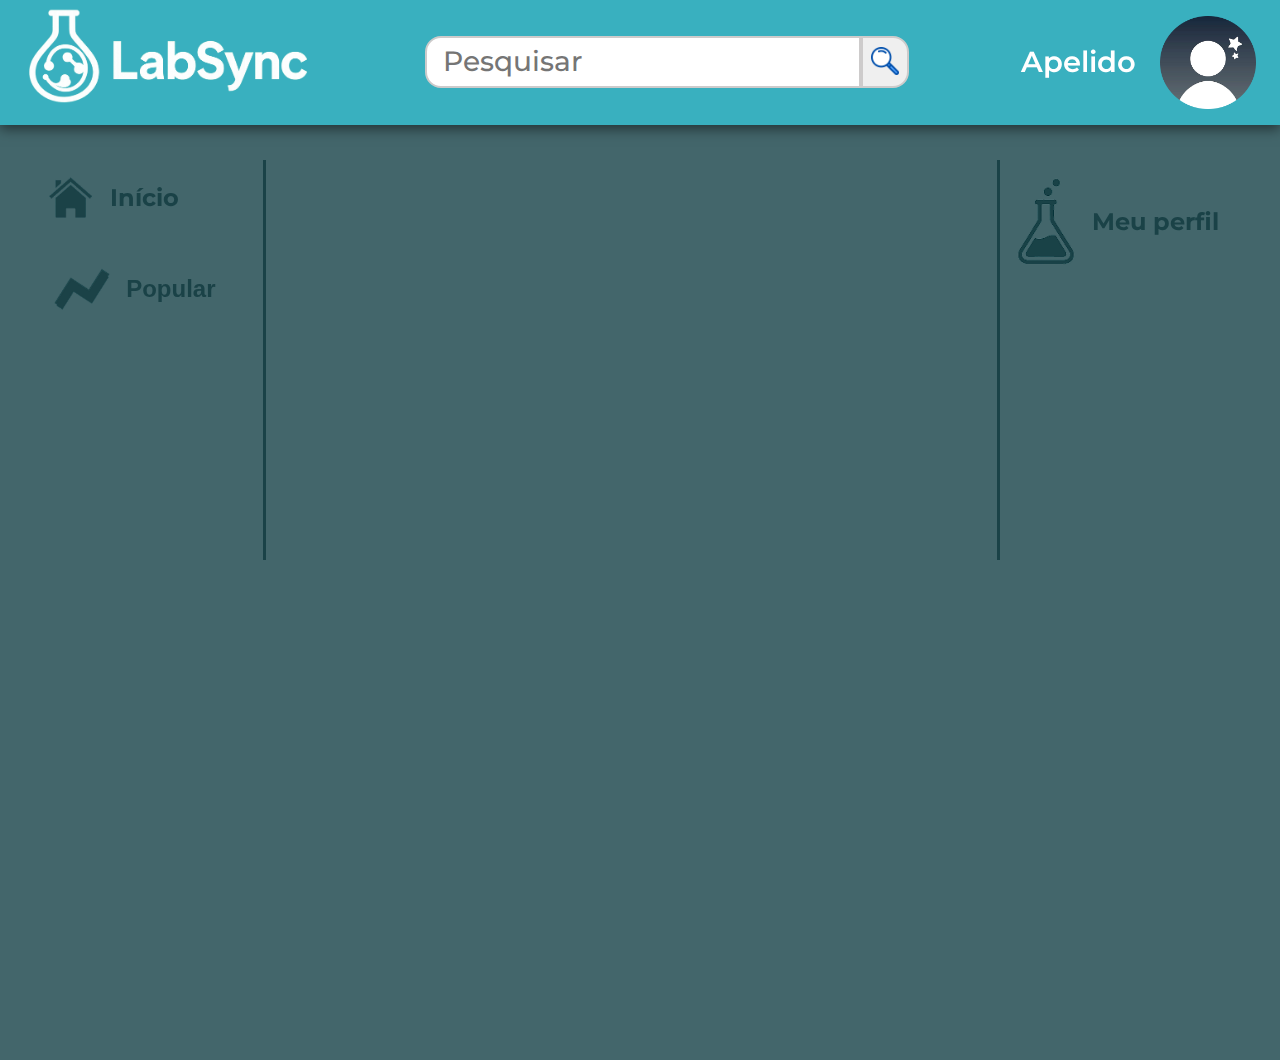
<file: index.html>
<!DOCTYPE html>
<html lang="en">

<head>
    <meta charset="UTF-8">
    <meta name="viewport" content="width=device-width, initial-scale=1.0">
    <link rel="icon" href="./assets/icon.png">
    <link rel="stylesheet" href="./styles/main.css">
    <script src="./script/script.js" defer></script>
    <script src="./script/commum.js" defer></script>
    <title>LabSync</title>
</head>

<body>
    <header>
        <nav>
            <a href="../index.html"><img class="logo" src="../assets/LogoLabSync.png" alt="Logo LabSync"></a>
            <div class="search__bar">
                <input type="text" class="search__input" placeholder="Pesquisar" id="searchInput">
                <button class="search__bt" id="searchButton">
                    <img src="../assets/lupa.png" class="search__lupa">
                </button>
            </div>
            <div class="profile__set">
                <p class="userName" id="userName">Apelido</p>
                <img class="profile__nav" src="../assets/perfilPhoto.png" alt="Foto de perfil">
            </div>
        </nav>
    </header>

    <main>
        <aside class="side__container left">
            <div class="side__container__anc">
                <a href="index.html" class="lateral__elements">
                    <img src="./assets/homeSymbol.png" alt="icone da home" class="lateral__img">
                    <h3 class="text__img">Início</h3>
                </a>
                <button class="lateral__elements popular" id="popularButton">
                    <img src="./assets/popularSymbol.png" alt="icone de popular" class="lateral__img">
                    <h3 class="text__img">Popular</h3>
                </button>
            </div>
            <hr class="vertical__hr">
        </aside>

        <div class="middle__container" id="middleContainer">


        </div>

        <aside class="side__container right">
            <hr class="vertical__hr">
            <div class="side__container__anc">
                <a href="./pages/userConfig.html" class="lateral__elements">
                    <img src="./assets/myProfile.png" alt="icone de becker" class="lateral__img becker__img">
                    <h3>Meu perfil</h3>
                </a>
            </div>
        </aside>
    </main>
</body>

</html>
</file>
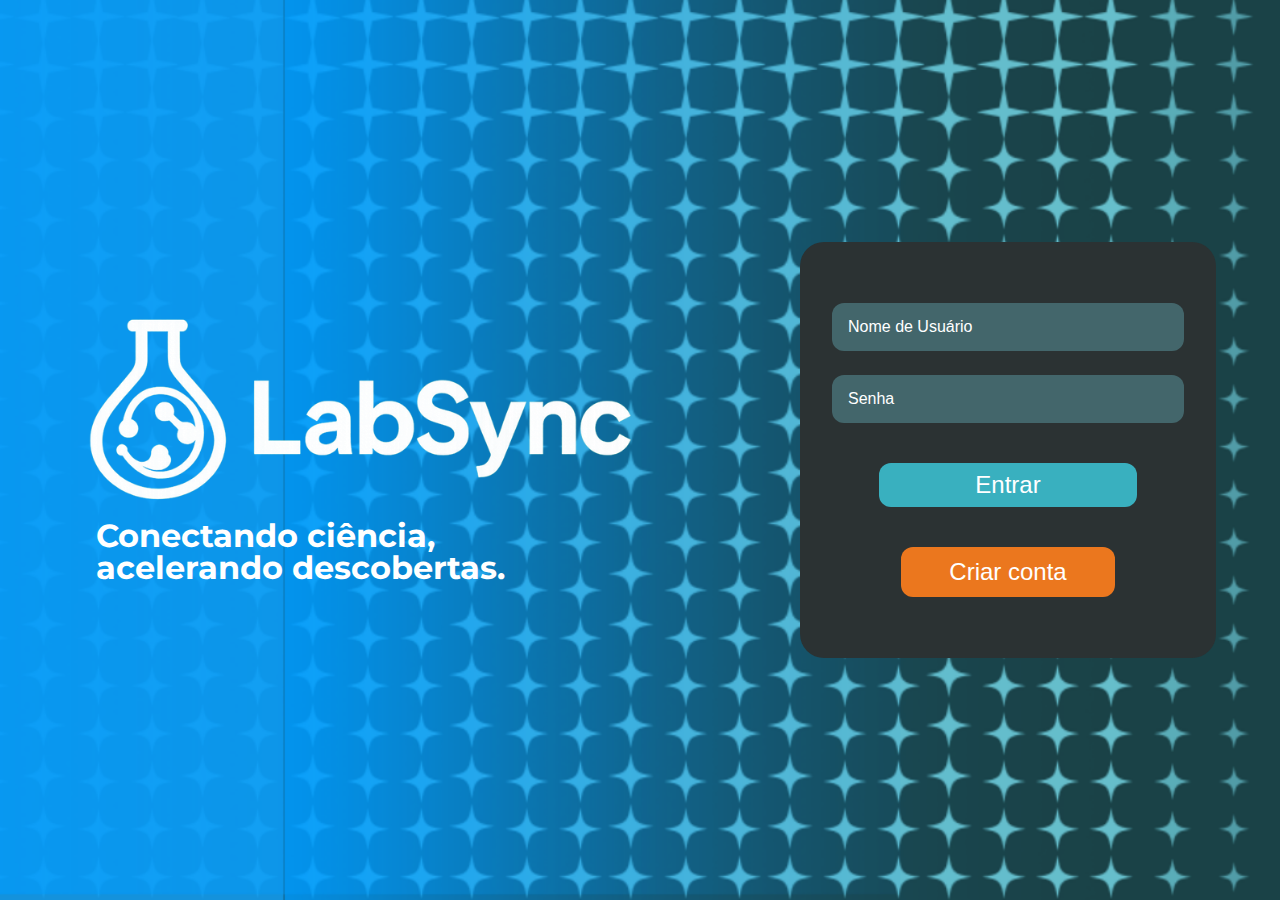
<file: login.html>
<!DOCTYPE html>
<html lang="en">
<head>
    <meta charset="UTF-8">
    <meta name="viewport" content="width=device-width, initial-scale=1.0">
    <link rel="stylesheet" href="/styles/login.css">
    <script src="script/login.js" defer></script>
    <title>LabSync Login</title>
</head>
<body>
    <main>
        <div class="container__left">
            <img src="assets/LogoLabSync.png" alt="Logo LabSync" class="logo__img">
            <p class="slogan">Conectando ciência, <br> acelerando descobertas.</p>
        </div>

        <div class="container__right">
            <form method="post" accept="/login" id="runLogin" class="login__form">
                <input type="text" name="username" id="username" placeholder="Nome de Usuário" required>
                <input type="password" name="password" id="password" placeholder="Senha" required>
                <button type="submit" class="enter__bt">Entrar</button>
            </form>

            <a href="register.html" class="register__bt">Criar conta</a>
        </div>
    </main>
</body>
</html>
</file>
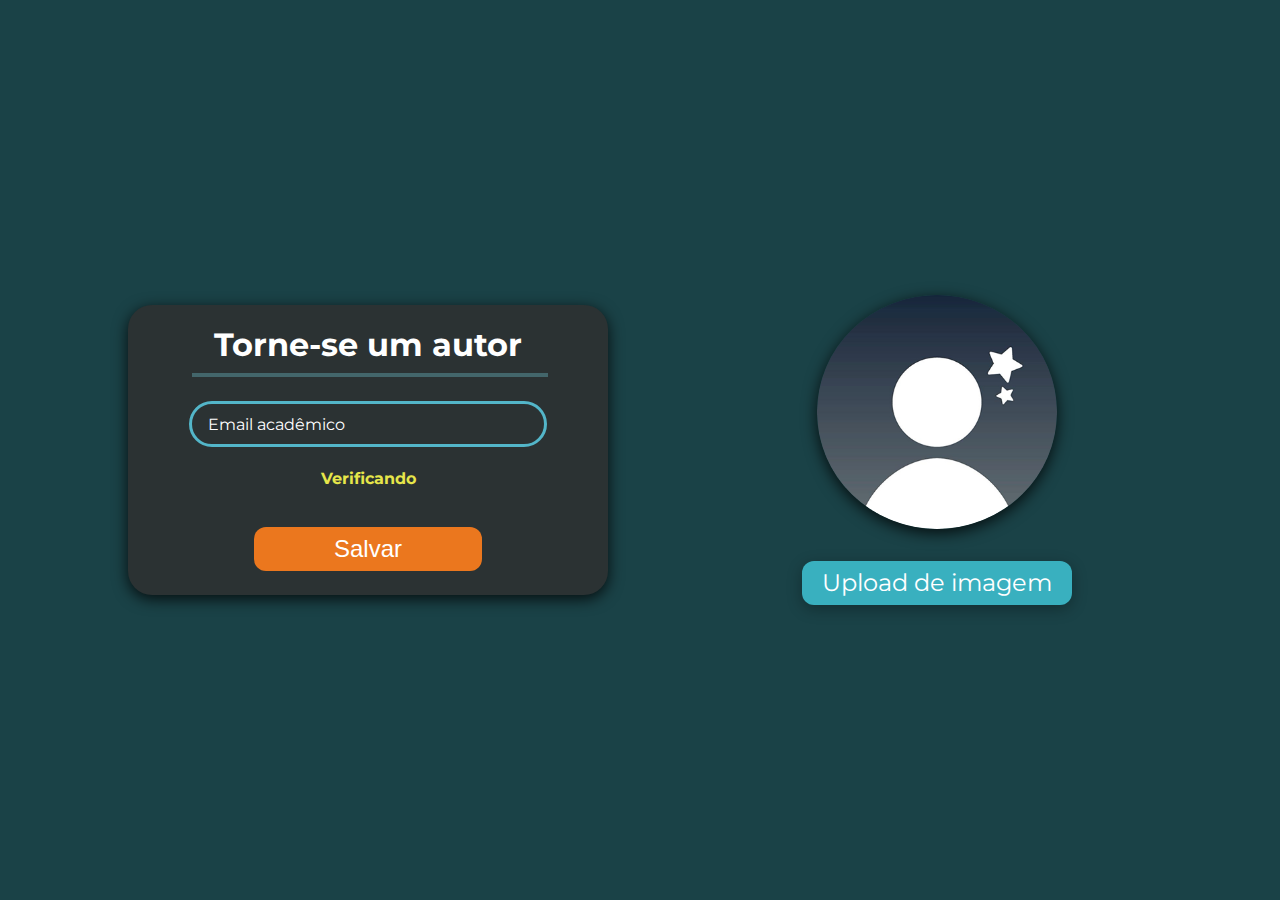
<file: pages/beAnAuthor.html>
<!DOCTYPE html>
<html lang="en">
<head>
    <meta charset="UTF-8">
    <meta name="viewport" content="width=device-width, initial-scale=1.0">
    <link rel="stylesheet" href="../styles/beAnAuthor.css">
    <title>LabSync</title>
</head>
<body>
    <div class="container__left">
        <h2>Torne-se um autor</h2>
        <hr>
        <form id="registerForm" class="register__form">
            <input type="email" class="input__reg academic" id="email_academico" name="academicEmail" placeholder="Email acadêmico">
            <div class="valid__inputs" id ="validInputs">
                <p class="valid__inputs__text">Verificando<span class="dots"></span></p>
            </div>
            <button type="submit" class="register__bt">Salvar</button>
        </form>
    </div>

    <div class="container__right">
        <img src="../assets/perfilPhoto.png" alt="Foto de perfil" class="profile__photo">
        <label for="fileInput" class="custom__file">Upload de imagem</label>
        <input type="file" id="fileInput" class="file__input">
    </div>
</body>
</html>
</file>
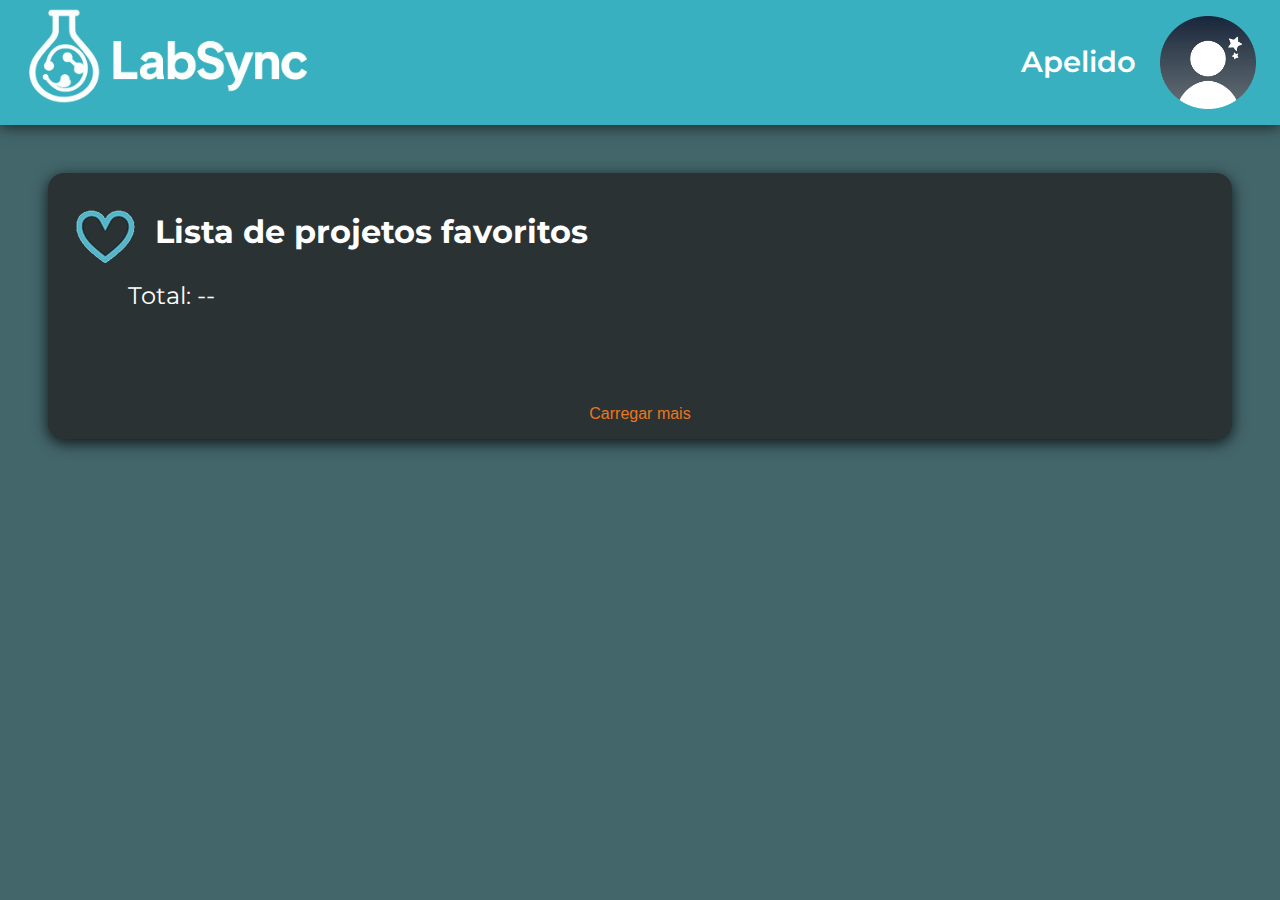
<file: pages/favorites.html>
<!DOCTYPE html>
<html lang="en">
<head>
    <meta charset="UTF-8">
    <meta name="viewport" content="width=device-width, initial-scale=1.0">
    <link rel="stylesheet" href="../styles/favorites.css">
    <link rel="icon" href="../assets/icon.png">
    <script src="../script/commum.js" defer></script>
    <script src="../script/favorites.js" defer></script>
    <title>LabSync Favoritos</title>
</head>
<body>
    <header>
        <nav>
            <a href="../index.html"><img class="logo" src="../assets/LogoLabSync.png" alt="Logo LabSync"></a>
            <div class="profile__set">
                <p class="userName" id="userName">Apelido</p>
                <img class="profile__nav" src="../assets/perfilPhoto.png" alt="Foto de perfil">
            </div>
        </nav>
    </header>

    <main>
        <section class="container">
            <div class="favorites__container">
                <h2 class="favorites__title"><img src="../assets/favoriteHeart.png" alt="icone coração">
                    Lista de projetos favoritos
                </h2>
                <p class="favorites__count">Total: <span id="favoritesTotal">--</span></p>
            </div>

            <div id="projectsGrid" class="projects__grid">
            </div>

            <button id="loadMoreBtn" class="load__more">Carregar mais</button>
        </section>
    </main>

</body>
</html>
</file>
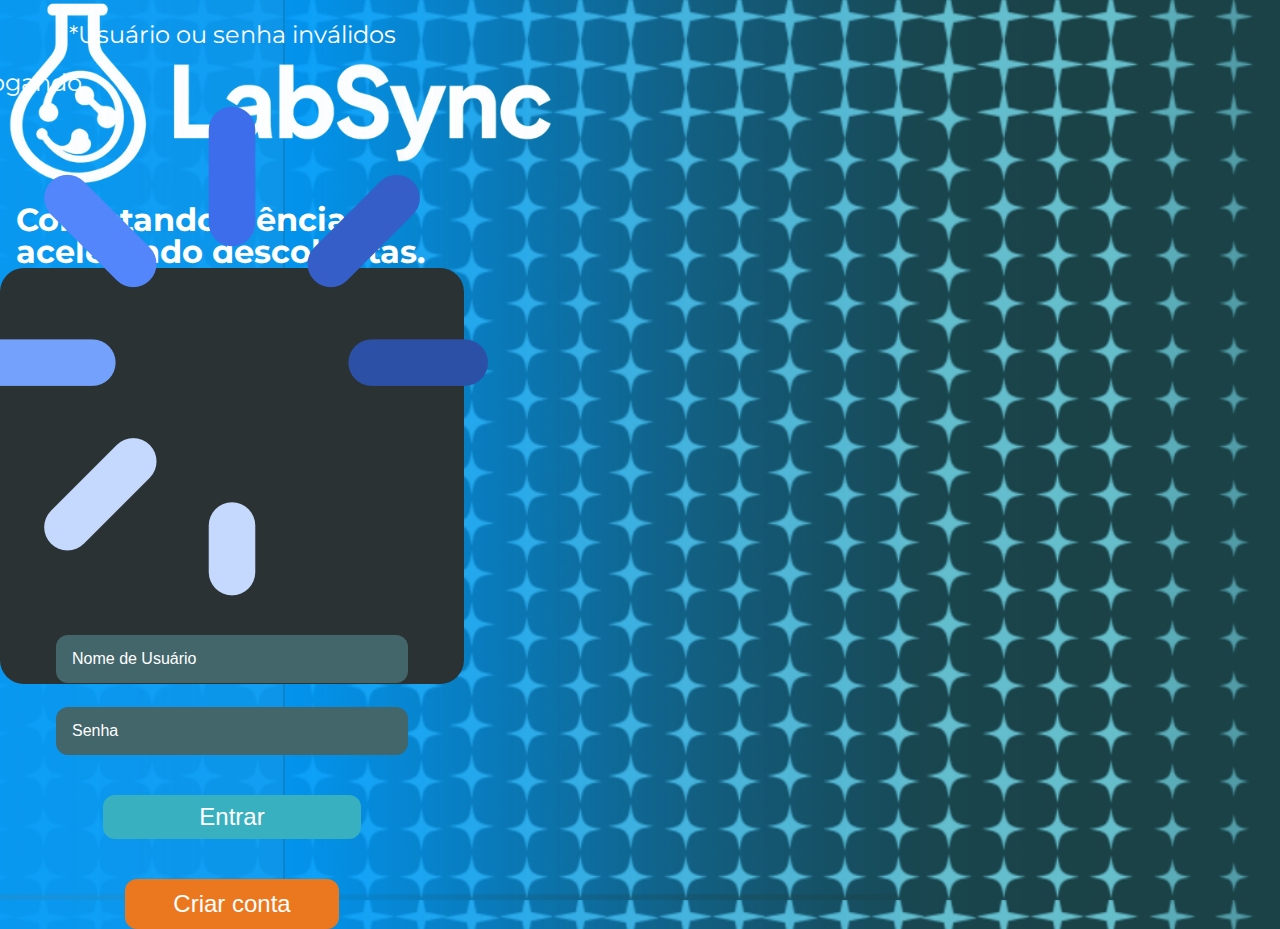
<file: pages/login.html>
<!DOCTYPE html>
<html lang="en">

<head>
    <meta charset="UTF-8">
    <meta name="viewport" content="width=device-width, initial-scale=1.0">
    <link rel="stylesheet" href="/styles/login.css">
    <script src="../script/login.js" defer></script>
    <title>LabSync Login</title>
</head>

<body>
    <div class="container__left"> 
        <img src="../assets/LogoLabSync.png" alt="Logo LabSync" class="logo__img">
        <p class="slogan">Conectando ciência, <br> acelerando descobertas.</p>
    </div>

    <div class="container__right">
        <form id="runLogin" class="login__form">
            <p class="invalid__inputs__text" id ="invalidInputs">*Usuário ou senha inválidos</p>
            <div class="valid__inputs" id ="validInputs">
                <p class="valid__inputs__text">Logando</p>
                <img src="../assets/loading.png" alt="icone carregando" class="load">
            </div>
            <input type="text" name="username" id="username" placeholder="Nome de Usuário" required>
            <input type="password" name="password" id="password" placeholder="Senha" required>
            <button type="submit" class="enter__bt">Entrar</button>
        </form>

        <a href="register.html" class="register__bt">Criar conta</a>
    </div>
</body>

</html>
</file>
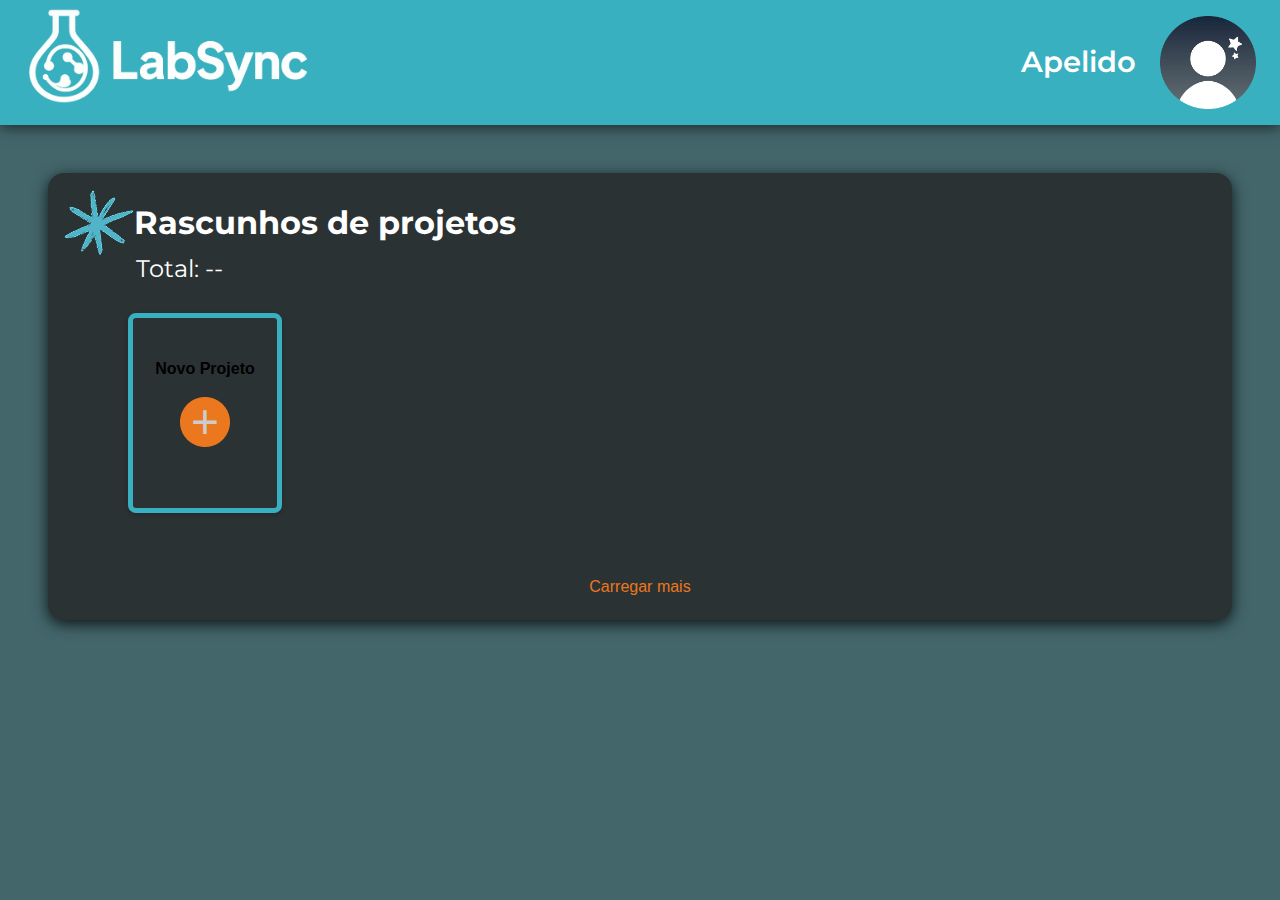
<file: pages/projectDrafts.html>
<!DOCTYPE html>
<html lang="en">
<head>
    <meta charset="UTF-8">
    <meta name="viewport" content="width=device-width, initial-scale=1.0">
    <link rel="stylesheet" href="../styles/projectDraft.css">
    <link rel="icon" href="../assets/icon.png">
    <script src="../script/commum.js" defer></script>
    <script src="../script/drafts.js" defer></script>
    <title>LabSync Rascunhos</title>
</head>
<body>
   <header>
        <nav>
            <a href="../index.html"><img class="logo" src="../assets/LogoLabSync.png" alt="Logo LabSync"></a>
            <div class="profile__set">
                <p class="userName" id="userName">Apelido</p>
                <img class="profile__nav" src="../assets/perfilPhoto.png" alt="Foto de perfil">
            </div>
        </nav>
    </header>

    <main>
        <section class="container">
            <div class="drafts__container">
                <h2 class="drafts__title"><img src="../assets/asteriskDraft.png" alt="icone de asterisco">
                    Rascunhos de projetos
                </h2>
                <p class="drafts__count">Total: <span id="draftsTotal">--</span></p>
            </div>
            <div id="projectsGrid" class="projects__grid">
                <button class="first__card" id="newProjecrButton">
                    <h3>Novo Projeto</h3>
                    <p class="plus__symbol">+</p>
                </button>
            </div>

            <button id="loadMoreBtn" class="load__more">Carregar mais</button>
        </section>
    </main>
</body>
</html>
</file>
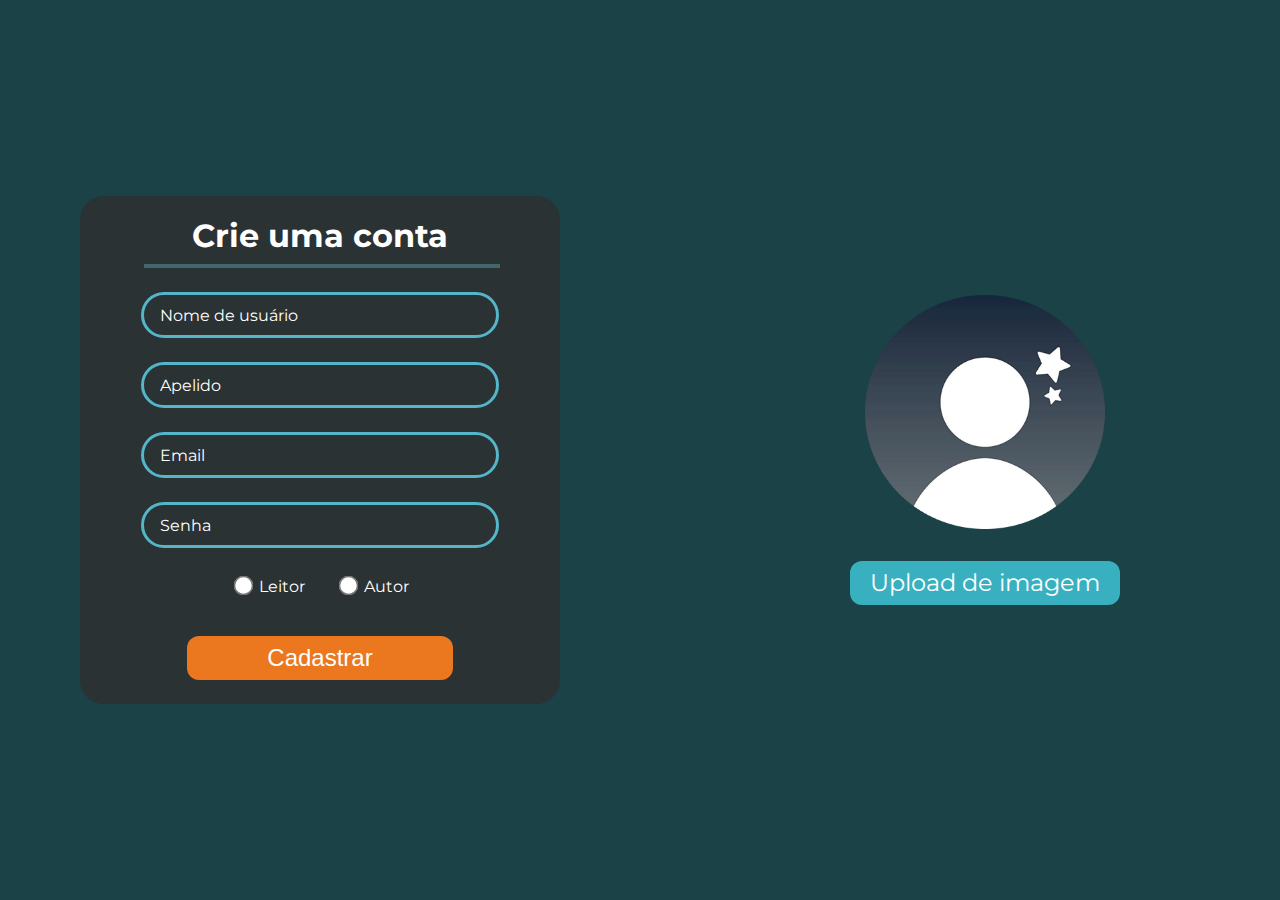
<file: pages/register.html>
<!DOCTYPE html>
<html lang="en">

<head>
    <meta charset="UTF-8">
    <meta name="viewport" content="width=device-width, initial-scale=1.0">
    <link rel="stylesheet" href="../styles/register.css">
    <link rel="icon" href="../assets/icon.png">
    <script src="../script/register.js" defer></script>
    <title>LabSync Cadastro</title>
</head>

<body>
    <div class="container__left">
        <h2>Crie uma conta</h2>
        <hr>
        <form id="registerForm" class="register__form">
            <input type="text" class="input__reg" id="name" name="name" placeholder="Nome de usuário" required>
            <input type="text" class="input__reg" id="surname" name="surname" placeholder="Apelido" required>
            <input type="email" class="input__reg" id="email" name="email" placeholder="Email" required>
            <input type="password" class="input__reg" id="password" name="password" placeholder="Senha" required>
            <div class="radios">
                <div>
                    <input type="radio" name="readerOrAuthor" id="readerPoint" class="radioIn">
                    <label for="readerPoint">Leitor</label>
                </div>

                <div>
                    <input type="radio" name="readerOrAuthor" id="authorPoint" class="radioIn">
                    <label for="authorPoint">Autor</label>
                </div> 
            </div>
            <input type="email" class="input__reg academic" id="email_academico" name="academicEmail" placeholder="Email acadêmico">
            <button type="submit" class="register__bt">Cadastrar</button>
        </form>
    </div>

    <div class="container__right">
        <img src="../assets/perfilPhoto.png" alt="Foto de perfil" class="profile__photo">
        <label for="fileInput" class="custom__file">Upload de imagem</label>
        <input type="file" id="fileInput" class="file__input">
    </div>
</body>

</html>
</file>
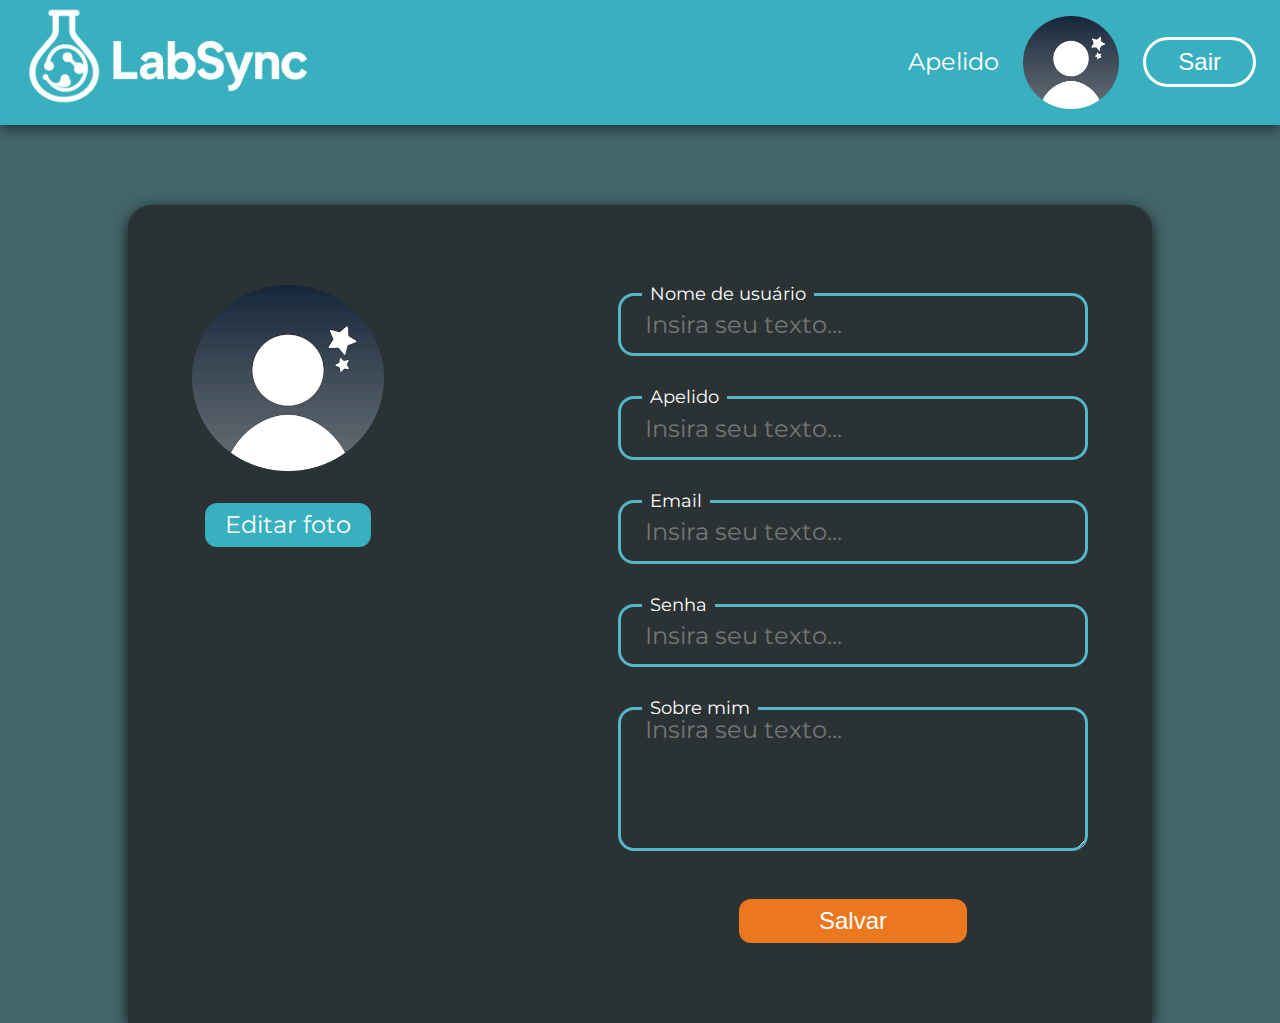
<file: pages/userConfig.html>
<!DOCTYPE html>
<html lang="en">

<head>
    <meta charset="UTF-8">
    <meta name="viewport" content="width=device-width, initial-scale=1.0">
    <link rel="stylesheet" href="../styles/userConfig.css">
    <title>Configurações de usuário</title>
</head>

<body>
    <header>
        <nav>
            <a href="../index.html"><img class="logo" src="../assets/LogoLabSync.png" alt="Logo LabSync"></a>

            <div class="profile__set">
                <p class="surname">Apelido</p>
                <img class="profile__nav" src="../assets/perfilPhoto.png" alt="Foto de perfil">
                <button class="exit__bt">Sair</button>
            </div>
        </nav>
    </header>

    <main>
        <div class="container__left">
            <img class="profile" src="../assets/perfilPhoto.png" alt="Foto de perfil">
            <label for="fileInput" class="custom__file">Editar foto</label>
            <input type="file" id="fileInput" class="file__input">
        </div>

        <form action="put" class="container__right">
            <div class="input__group">
                <label for="username">Nome de usuário</label>
                <input class="inputs" type="text" id="username" placeholder="Insira seu texto...">
            </div>

            <div class="input__group">
                <label for="surname">Apelido</label>
                <input class="inputs" type="text" id="surname" placeholder="Insira seu texto...">
            </div>

            <div class="input__group">
                <label for="email">Email</label>
                <input class="inputs" type="text" id="email" placeholder="Insira seu texto...">
            </div>

            <div class="input__group">
                <label for="password">Senha</label>
                <input class="inputs" type="text" id="password" placeholder="Insira seu texto...">
            </div>

            <div class="input__group">
                <label for="aboutMe">Sobre mim</label>
                <textarea class="inputs" type="text" id="aboutMe" placeholder="Insira seu texto..."></textarea>
            </div>

            <button class="save__bt">Salvar</button> 
        </form>
    </main>

</body>

</html>
</file>
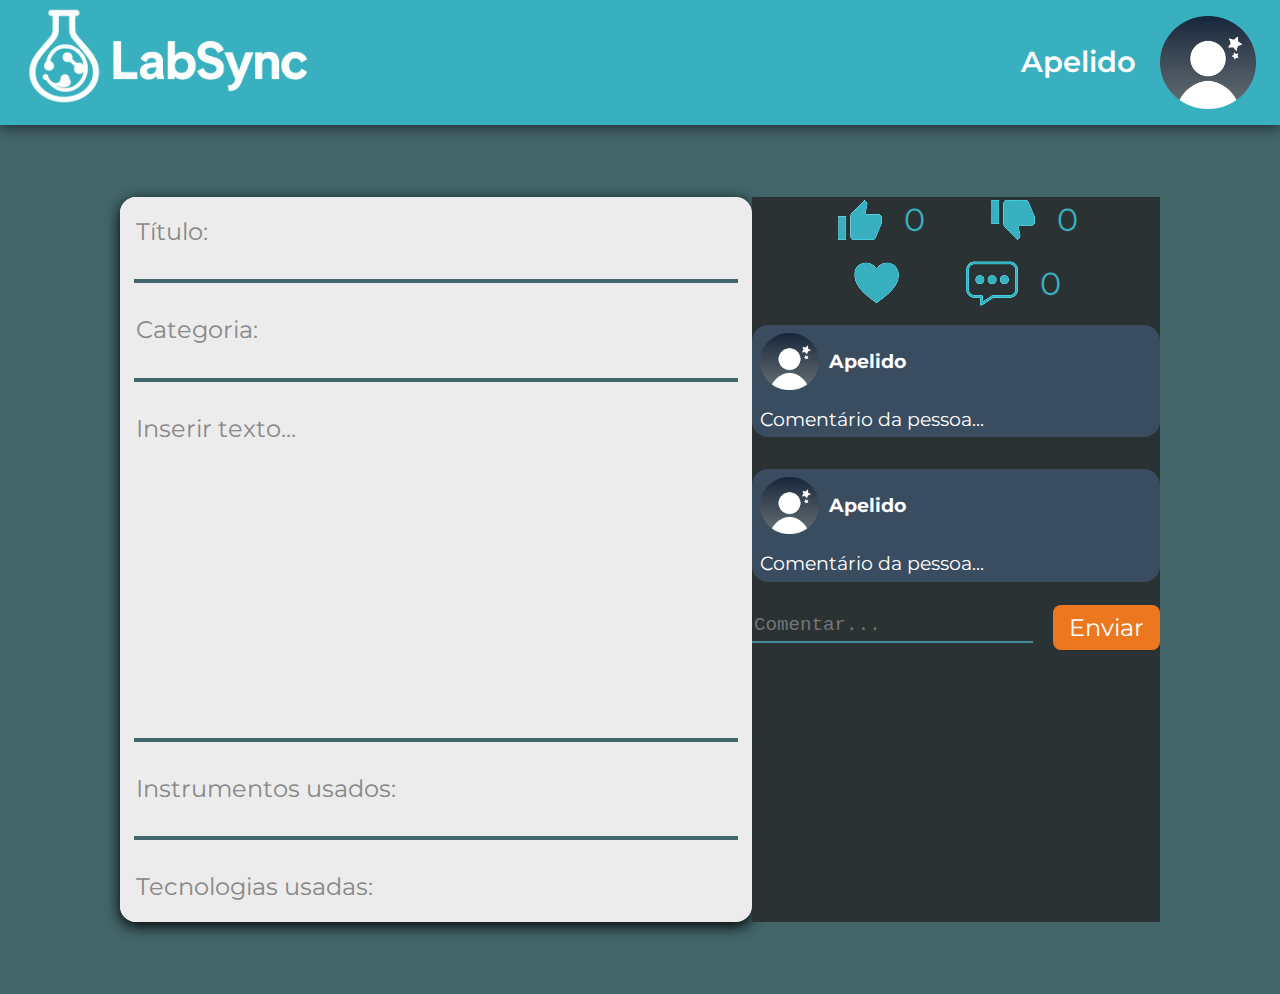
<file: pages/viewProject.html>
<!DOCTYPE html>
<html lang="en">

<head>
    <meta charset="UTF-8">
    <meta name="viewport" content="width=device-width, initial-scale=1.0">
    <link rel="stylesheet" href="../styles/viewProject.css">
    <script src="../script/commum.js" defer></script>
    <script src="../script/viewProject.js" defer></script>
    <title>LabSync</title>
</head>

<body>

    <header>
        <nav>
            <a href="../index.html"><img class="logo" src="../assets/LogoLabSync.png" alt="Logo LabSync"></a>
            <div class="profile__set">
                <p class="userName" id="userName">Apelido</p>
                <img class="profile__nav" src="../assets/perfilPhoto.png" alt="Foto de perfil">
            </div>
        </nav>
    </header>

    <main>
        <section class="container">
            <div class="container__below">
                <div class="container__text">
                    <div class="other__box" id="titleBox" data-placeholder="Título:"></div>

                    <hr class="text__hr">
                    <div class="other__box" id="categoryBox" data-placeholder="Categoria:"></div>

                    <hr class="text__hr">
                    <div class="text__box" id="textBox"></div>

                    <hr class="text__hr">
                    <div class="other__box" id="usedInst" data-placeholder="Instrumentos usados:"></div>

                    <hr class="text__hr">
                    <div class="other__box" id="usedTech" data-placeholder="Tecnologias usadas:"></div>
                </div>

                <aside class="options__all">
                    <div class="post__details">
                        <div class="actions">
                            <button class="content__bt" id="likeButton"><img src="../assets/likeSymbol.png">
                                <span id="likeCount">0</span>
                            </button>
                            <button class="content__bt"><img src="../assets/likeSymbol.png" class="dislike">
                                <span>0</span>
                            </button>
                        </div>

                        <div class="actions favComment">
                            <button class="content__bt" id="postFavoriteHeart"><img id="heartImg" src="../assets/postFavoriteHeart.png"></button>
                            <button class="content__bt"><img src="../assets/commentSymbol.png">
                                <span>0</span>
                            </button>
                        </div>
                    </div>

                    <div class="comments__container">
                        <div class="comment">
                            <div class="comment__profile">
                                <img src="../assets/perfilPhoto.png" class="comment__profil__img">
                                <h3 class="comment__name">Apelido</h3>
                            </div>
                            <p class="comment__text">Comentário da pessoa...</p>
                        </div>

                        <div class="comment">
                            <div class="comment__profile">
                                <img src="../assets/perfilPhoto.png" class="comment__profil__img">
                                <h3 class="comment__name">Apelido</h3>
                            </div>
                            <p class="comment__text">Comentário da pessoa...</p>
                        </div>

                        <div class="comment">
                            <div class="comment__profile">
                                <img src="../assets/perfilPhoto.png" class="comment__profil__img">
                                <h3 class="comment__name">Apelido</h3>
                            </div>
                            <p class="comment__text">Comentário da pessoa...</p>
                        </div>
                    </div>

                    <form class="send__comment">
                        <textarea class="comment__input" id="commentInput"
                            placeholder="Comentar..."></textarea>
                        <button type="submit" class="send__button">Enviar</button>
                    </form>

                </aside>
            </div>
        </section>
    </main>

</body>

</html>
</file>
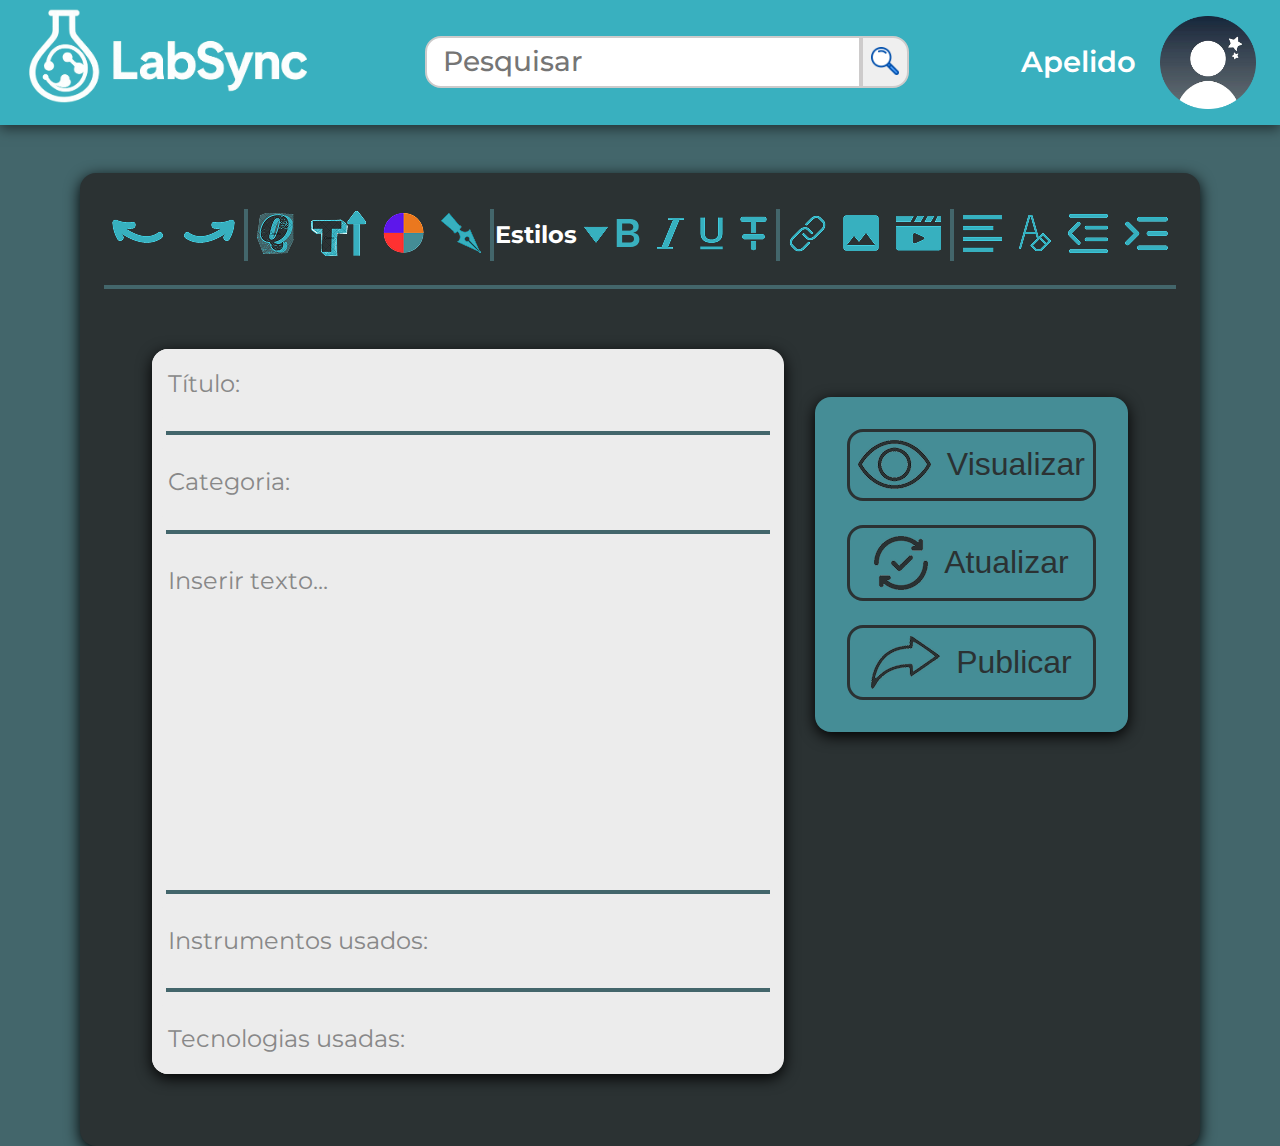
<file: pages/writeProject.html>
<!DOCTYPE html>
<html lang="en">

<head>
    <meta charset="UTF-8">
    <meta name="viewport" content="width=device-width, initial-scale=1.0">
    <link rel="stylesheet" href="../styles/writeProject.css">
    <link rel="icon" href="../assets/icon.png">
    <script src="../script/writeProject.js" defer></script>
    <script src="../script/commum.js" defer></script>
    <title>LabSync Editor</title>
</head>

<body>
    <header>
        <nav>
            <a href="../index.html"><img class="logo" src="../assets/LogoLabSync.png" alt="Logo LabSync"></a>
            <div class="search__bar">
                <input type="text" class="search__input" placeholder="Pesquisar">
                <button class="search__bt"><img src="../assets/lupa.png" alt="imagem de lupa"
                        class="search__lupa"></button>
            </div>
            <div class="profile__set">
                <p class="userName" id="userName">Apelido</p>
                <img class="profile__nav" src="../assets/perfilPhoto.png" alt="Foto de perfil">
            </div>
        </nav>
    </header>

    <main>
        <section class="container">
            <div class="command__bar">
                <button class="funcs__bt"><img src="../assets/arrowLeft.png" class="img__bar"></button>
                <button class="funcs__bt"><img src="../assets/arrowRight.png" class="img__bar"></button>
                <hr class="inverted__hr">
                <button class="funcs__bt"><img src="../assets/Q.png" class="img__bar"></button>
                <button class="funcs__bt"><img src="../assets/T.png" class="img__bar"></button>
                <button class="funcs__bt"><img src="../assets/changeColor.png" class="img__bar"></button>
                <button class="funcs__bt"><img src="../assets/pen.png" class="img__bar"></button>
                <hr class="inverted__hr">
                <h3>Estilos <span><img src="../assets/ArrowDown.png"></span></h3>
                <button class="funcs__bt"><img src="../assets/B.png" class="img__bar"></button>
                <button class="funcs__bt"><img src="../assets/italic.png" class="img__bar"></button>
                <button class="funcs__bt"><img src="../assets/underline.png" class="img__bar"></button>
                <button class="funcs__bt"><img src="../assets/tachado.png" class="img__bar"></button>
                <hr class="inverted__hr">
                <button class="funcs__bt"><img src="../assets/linkSymbol.png" class="img__bar"></button>
                <button class="funcs__bt"><img src="../assets/imageSymbol.png" class="img__bar"></button>
                <button class="funcs__bt"><img src="../assets/videoSymbol.png" class="img__bar"></button>
                <hr class="inverted__hr">
                <button class="funcs__bt"><img src="../assets/paragraph.png" class="img__bar"></button>
                <button class="funcs__bt"><img src="../assets/formatation.png" class="img__bar"></button>
                <button class="funcs__bt"><img src="../assets/diminuirRecuo.png" class="img__bar"></button>
                <button class="funcs__bt"><img src="../assets/aumentarRecuo.png" class="img__bar"></button>
            </div>
            <hr>
            <div class="container__below">
                <div class="container__text">
                    <div class="other__box" id="titleBox" contenteditable="true" data-placeholder="Título:"></div>
                    <hr class="text__hr">
                    <div class="other__box" id="categoryBox" contenteditable="true" data-placeholder="Categoria:"></div>
                    <hr class="text__hr">
                    <div class="text__box" id="textBox" contenteditable="true"></div>
                    <hr class="text__hr">
                    <div class="other__box" id="usedInst" contenteditable="true" data-placeholder="Instrumentos usados:"></div>
                    <hr class="text__hr">
                    <div class="other__box" id="usedTech" contenteditable="true" data-placeholder="Tecnologias usadas:"></div>
                </div>

                <aside class="options">
                    <button class="side__bt"><img src="../assets/eyeSymbol.png">Visualizar</button>
                    <button class="side__bt"><img src="../assets/updateSymbol.png">Atualizar</button>
                    <button class="side__bt"><img src="../assets/shareSymbol.png">Publicar</button>
                </aside>
            </div>
        </section>
    </main>

</body>

</html>
</file>
<file: styles/main.css>
@import url("styles.css");

body{
    background-color: var(--second-color);
}

header{
    position: fixed;
    top: 0;
    left: 0;
    width: 100%;
    z-index: 100;
}

.search__bar{
    transition: .3s ease-in-out;
}

.search__bar:hover{
    transform: scale(1.02);
    transition: .3s ease-in-out;
}

.search__input{
    outline: none;
}

.search__bt{
    cursor: pointer;
    outline: none;
    transition: .3s ease-in-out;
}


main{
    display: flex;
    justify-content: space-between;
    align-items: start;
    gap: 10rem;
    margin: 3rem;
    margin-top: 10rem;
}

.side__container{
    position: fixed;
    display: flex;
    justify-content: center;
    align-items: start;
}

.side__container:first-of-type{
    left: 3rem;
}

.side__container:last-of-type {
    right: 3rem;
}

.side__container__anc{
    display: flex;
    flex-direction: column;
    align-items: start;
    justify-content: space-between;
    gap: 2rem;
}

.lateral__img{
    width: 30%;
    margin-right: 1rem;
}

.becker__img{
    width: 28%;
}

.lateral__elements{
    background-color: transparent;
    display: flex;
    justify-content: start;
    align-items: center;
    margin-top: 1rem;
    color: var(--fourth-color);
    font-weight: 600;
    text-decoration: none;
    border: none;
    transition: .3s ease-in-out;
}

.lateral__elements:hover{
    transform: scale(1.1);
    transition: .3s ease-in-out;
    cursor: pointer;
}

.popular{
    font-size: 1.5rem;
}

.vertical__hr {
    width: 3px;
    height: 400px;
    background-color: var(--fourth-color);
    border: none;
    margin: 0 1rem;
}

.post__container{
    flex: 1;
    background-color: var(--primary-color);
    display: flex;
    flex-direction: column;
    max-width: 26rem;
    padding: 1.5rem 3rem;
    border-radius: 16px;
    box-shadow: var(--shadow);
    margin: 0 22rem;
    margin-bottom: 5rem;
}

.post__owner{
    display: flex;
    justify-content: start;
    align-items: center;
}

.post__profile{
    width: 15%;
    margin-right: 1rem;
}

.post__content{
    display: flex;
    justify-content: space-between;
    margin-top: 2rem;
}

.project__content {
    background-color: white;
    border-radius: 4px;
    padding: 1rem;
    color: black;
    font-size: 1.2rem !important;
    min-height: 300px;
    max-height: 300px;
    overflow: auto;
    scrollbar-width: none;
    width: 60%;
    overflow-wrap: break-word;
    user-select: none;
}

.project__content *{
    font-size: 1.5rem !important;
}

.post__details{
    display: flex;
    flex-direction: column;
    align-items: center;
    gap: 20px;
}

.more__details{
    background-color: transparent;
    font-size: 1rem;
    text-decoration: none;
    color: var(--color-accent);
    border: none;
    transition: 0.3s ease-in-out;
}

.more__details:hover{
    transform: scale(1.1);
    transition: 0.3s ease-in-out;
    cursor: pointer;
}

.dislike{
    rotate: 180deg;
}

.content__bt{
    display: flex;
    justify-content: center;
    align-items: center;
    background-color: transparent;
    color: var(--main-font-color);
    border: none;
    gap: 10px;
    transition: .3s ease-in-out;
}

.content__bt:hover{
    transform: scale(1.1);
    transition: .3s ease-in-out;
    cursor: pointer;
}

.favorited__button{
    animation: pulse 1s ease-in-out infinite;
    outline: none;
}
</file>
<file: styles/login.css>
@import url('/styles/styles.css');

body{
    background-image: url('/assets/TelaLogin.png');
    background-size: cover;     
    background-position: center; 
    height: 100vh;
    font-size: 24px;
    font-family: var(--main-font);
}

main{
    display: flex;
    justify-content: space-between;
    align-items: center;
    height: 100vh;
    margin: 0 5rem;
    gap: 10rem;
}

.container__left{
    display: flex;
    flex-direction: column;
    align-items: flex-start;
}

.slogan{
    color: var(--main-font-color);
    font-size: 2rem;
    font-weight: 700;
    margin-left: 1rem;
}

.container__right{
    display: flex;
    flex-direction: column;
    justify-content: center;
    align-items: center;
    background-color: var(--primary-color);
    padding: 0 2rem;
    height: 26rem;
    width: 25rem;
    border-radius: 24px;
}

.login__form{
    display: flex;
    flex-direction: column;
    align-items: center;
    gap: 1.5rem;
    margin-bottom: 1.5rem;
}

.logo__img{
    width: 35rem;
    height: auto;
}

input{
    width: 20rem;
    color: var(--main-font-color);
    height: 3rem;
    border-radius: 12px;
    border: none;
    padding: 0 1rem;
    font-size: 1rem;
    background-color: var(--second-color);
}

input::placeholder{
    color: var(--main-font-color);
}

input:focus{
    transform: scale(1.02);
}

.enter__bt{
    background-color: var(--third-color);
    font-size: 1.5rem;
    font-family: var(--second-font);
    color: var(--main-font-color);  
    border: none;
    border-radius: 12px;
    padding: 0.5rem 6rem;
    margin-top: 1rem;
}


.register__bt{
    background-color: var(--color-accent);
    font-family: var(--second-font);
    font-size: 1.5rem;
    text-decoration: none;
    color: var(--main-font-color);  
    border: none;
    border-radius: 12px;
    padding: 0.8rem 3rem;
    margin-top: 1rem;
}

.enter__bt:hover , .register__bt:hover{
    cursor: pointer;
    transform: scale(1.1);
    transition: 0.3s ease-in-out;
}
</file>
<file: styles/beAnAuthor.css>
@import url("styles.css");

body{
    background-color: var(--fourth-color);
    display: flex;
    justify-content: space-between;
    align-items: center;
    margin: 0 8rem;
}

.container__left{
    display: flex;
    flex-direction: column;
    align-items: center;
    background-color: var(--primary-color);
    padding: 1.5rem 4rem;
    width: 30rem;
    height: auto;
    border-radius: 24px;
    box-sizing: border-box;
    box-shadow: 0 4px 15px rgba(0, 0, 0, 0.8);
}

h2{
    color: white;
    font-size: 2rem;
    font-family: var(--main-font);
}

hr{
    width: 100%;
    border: solid 2px var(--second-color);
    margin-bottom: 1.5rem;
}

.register__form{
    display: flex;
    flex-direction: column;
    align-items: center;
    justify-content: space-between;
    gap: 1.5rem;
}

.input__reg{
    background-color: transparent;
    color: var(--main-font-color);
    font-family: var(--main-font);
    width: 20rem;
    height: 2.5rem;
    border-radius: 24px;
    border: 3px solid var(--fifth-color);
    padding: 0 1rem;
    font-size: 1rem;
}

.input__reg::placeholder{
    color: var(--main-font-color);
}

.input__reg:focus{
    transform: scale(1.02);
    outline: none;
}

.valid__inputs{
    display: flex;
    align-items: center;
    justify-content: center;
    gap: 0.5rem;
    animation: pulse 2s ease-in-out infinite;
}

.valid__inputs__text{
    font-size: 1rem;
    font-weight: bold;
    color: var(--verify-color); 
}

.valid__inputs__text .dots::after {
  content: "";
  animation: loading-dots 1s steps(3, end) infinite;
}

.register__bt{
    background-color: var(--color-accent);
    font-family: var(--second-font);
    font-size: 1.5rem;
    text-decoration: none;
    color: var(--main-font-color);  
    border: none;
    border-radius: 12px;
    padding: 0.5rem 5rem;
    margin-top: 1rem;
    transform: scale(1);
    transition: 0.3s ease-in-out;
}

.register__bt:hover{
    cursor: pointer;
    transform: scale(1.1);
    transition: 0.3s ease-in-out;
}

.container__right{
    display: flex;
    flex-direction: column;
    align-items: center;
    margin-right: 5rem;
}

.profile__photo{
    width: 15rem;
    box-shadow: 0 4px 15px rgba(0, 0, 0, 0.8);
    border-radius: 50%;
}

.file__input {
    display: none;
}

.custom__file {
    background-color: var(--third-color);
    color: white;
    padding: 10px 20px;
    border-radius: 12px;
    cursor: pointer;
    font-size: 1.5rem;
    display: inline-block;
    margin-top: 2rem;
    transform: scale(1);
    transition: 0.3s ease-in-out;
    box-shadow: 0 4px 15px rgba(0, 0, 0, 0.3);
}

.custom__file:hover {
    background-color: #45a049;
    transform: scale(1.1);
    transition: 0.3s ease-in-out;
}
</file>
<file: styles/favorites.css>
@import url("styles.css");

body {
    background-color: var(--second-color);
}

.container {
    background-color: var(--primary-color);
    display: flex;
    flex-direction: column;
    margin: 3rem;
    border-radius: 16px;
    box-shadow: 0 4px 15px rgba(0, 0, 0, 0.8);
    padding: 0.5rem;
}

.favorites__title {
    display: flex;
    align-items: center;
    justify-content: start;
    font-size: 2rem;
}

.favorites__count {
    margin-left: 3em;
}

.projects__grid {
    margin: 2rem 4rem;
    display: grid;
    grid-template-columns: repeat(auto-fill, minmax(150px, 1fr));
    gap: 20px;
}

.project__card {
    background-color: var(--sheet-back-color);
    color: #111;
    border-radius: 8px;
    height: 185px;
    display: block;
    text-align: center;
    font-size: 1rem;
    padding: 1rem 1rem 0 1rem;
    white-space: normal;
    word-wrap: break-word; 
    overflow-wrap: break-word;
    overflow: hidden;
    font-weight: 500;
    box-shadow: 0 2px 5px rgba(0, 0, 0, 0.2);
    transition: transform 0.2s;
}

.project__card:hover {
    transform: translateY(-5px);
    cursor: pointer;
}
.load__more {
    display: block;
    margin: 25px auto 0;
    padding: 8px 20px;
    border: none;
    background: none;
    color: var(--color-accent);
    font-size: 1rem;
    cursor: pointer;
    transition: opacity 0.2s;
}

.load__more:hover {
    opacity: 0.8;
}
</file>
<file: styles/projectDraft.css>
@import url("styles.css");

body {
    background-color: var(--second-color);
}

.container {
    background-color: var(--primary-color);
    display: flex;
    flex-direction: column;
    margin: 3rem;
    border-radius: 16px;
    box-shadow: 0 4px 15px rgba(0, 0, 0, 0.8);
    padding: 1rem;
}

.drafts__title {
    display: flex;
    align-items: center;
    justify-content: start;
    font-size: 2rem;
}

.drafts__count {
    margin-left: 3em;
}

.projects__grid {
    margin: 2rem 4rem;
    display: grid;
    grid-template-columns: repeat(auto-fill, minmax(150px, 1fr));
    gap: 20px;
}

.project__card {
    background-color: white;
    color: #111;
    border-radius: 8px;
    height: 200px;
    display: flex;
    align-items: flex-end;
    justify-content: center;
    font-size: 0.9rem;
    font-weight: 500;
    box-shadow: 0 2px 5px rgba(0, 0, 0, 0.2);
    transition: transform 0.2s;
}

.project__card:hover, .first__card:hover {
    transform: translateY(-5px);
    cursor: pointer;
}

.first__card{
  background-color: transparent;
    border-radius: 8px;
    height: 200px;
    display: flex;
    flex-direction: column;
    align-items: center;
    justify-content: center;
    font-size: 1rem;
    font-weight: 500;
    border: 5px solid var(--third-color);
    box-shadow: 0 2px 5px rgba(0, 0, 0, 0.2);
    transition: transform 0.2s;
}

.plus__symbol{
    background-image: url("../assets/plusOrangeBall.png");
    background-repeat: no-repeat;
    background-position: center;
    font-size: 3rem;
    color: var(--border-color);
    padding: 1rem 1rem;
}

.load__more {
    display: block;
    margin: 25px auto 0;
    padding: 8px 20px;
    border: none;
    background: none;
    color: var(--color-accent);
    font-size: 1rem;
    cursor: pointer;
    transition: opacity 0.2s;
}

.load__more:hover {
    opacity: 0.8;
}
</file>
<file: styles/register.css>
@import url('styles.css');

body{
    background-color: var(--fourth-color);
    display: flex;
    justify-content: space-between;
    align-items: center;
    margin: 0 5rem;
}

.container__left{
    display: flex;
    flex-direction: column;
    align-items: center;
    background-color: var(--primary-color);
    padding: 1.5rem 4rem;
    width: 30rem;
    height: auto;
    border-radius: 24px;
    box-sizing: border-box;
}

h2{
    color: white;
    font-size: 2rem;
    font-family: var(--main-font);
}

hr{
    width: 100%;
    border: solid 2px var(--second-color);
    margin-bottom: 1.5rem;
}

.register__form{
    display: flex;
    flex-direction: column;
    align-items: center;
    justify-content: space-between;
    gap: 1.5rem;
}

.input__reg{
    background-color: transparent;
    color: var(--main-font-color);
    font-family: var(--main-font);
    width: 20rem;
    height: 2.5rem;
    border-radius: 24px;
    border: 3px solid var(--fifth-color);
    padding: 0 1rem;
    font-size: 1rem;
}

.input__reg::placeholder{
    color: var(--main-font-color);
}

.input__reg:focus{
    transform: scale(1.02);
    outline: none;
}

.academic{
    display: none;
}

.radios{
    display: flex;
    justify-content: space-between;
    align-items: center;
    gap: 2rem;
}

.radioIn{
    transform: scale(1.5); 
    cursor: pointer;
}

.radioIn:hover{
    transform: scale(1.8);
    transition: ease-in-out 0.3s;
}

.radios:has(#authorPoint:checked) ~ .academic {
    display: block;
}

label{
    font-size: 1rem;
}

.register__bt{
    background-color: var(--color-accent);
    font-family: var(--second-font);
    font-size: 1.5rem;
    text-decoration: none;
    color: var(--main-font-color);  
    border: none;
    border-radius: 12px;
    padding: 0.5rem 5rem;
    margin-top: 1rem;
}

.register__bt:hover{
    cursor: pointer;
    transform: scale(1.1);
    transition: 0.3s ease-in-out;
}

.container__right{
    display: flex;
    flex-direction: column;
    align-items: center;
    margin-right: 5rem;
}

.profile__photo{
    width: 15rem;
}

.file__input {
    display: none;
}

.custom__file {
    background-color: var(--third-color);
    color: white;
    padding: 10px 20px;
    border-radius: 12px;
    cursor: pointer;
    font-size: 1.5rem;
    display: inline-block;
    margin-top: 2rem;
}

.custom__file:hover {
    background-color: #45a049;
}
</file>
<file: styles/userConfig.css>
@import url('styles.css');

body{
    background-color: var(--second-color);
}

.exit__bt{
    background-color: transparent;
    color: var(--main-font-color);
    font-size: 1.5rem;
    border: 3px solid var(--main-font-color);
    border-radius: 32px;
    padding: 0.5rem 2rem;
    cursor: pointer;
    transform: scale(1);
    transition: 0.3s ease-in-out;
}

.exit__bt:hover{
    transform: scale(1.1);
    transition: 0.3s ease-in-out;
}

main{
    background-color: var(--primary-color);
    display: flex;
    justify-content: space-between;
    align-items: start;
    gap: 2rem;
    padding: 5rem 4rem;
    margin: 5rem 8rem;
    border-radius: 24px 24px 0 0;
    box-sizing: border-box;
    box-shadow: 0 4px 15px rgba(0, 0, 0, 0.8);
}

.profile{
    width: 12rem;
}

.container__left, .container__right{
    display: flex;
    flex-direction: column;
    justify-content: center;
    align-items: center;
}

.custom__file {
    background-color: var(--third-color);
    color: white;
    padding: 10px 20px;
    border-radius: 12px;
    cursor: pointer;
    font-size: 1.5rem;
    display: inline-block;
    margin-top: 2rem;
    transform: scale(1);
    transition: 0.3s ease-in-out;
}

.custom__file:hover {
    background-color: #45a049;
    transform: scale(1.1);
    transition: 0.3s ease-in-out;
}

.file__input {
    display: none;
}

.input__group{
    display: flex;
    flex-direction: column;
}

.redirect__bt{
    background-color: transparent;
    margin-top: 2rem;
    padding: 0.5rem 1rem;
    color: var(--fifth-color);
    font-weight: bold;
    text-decoration: none;
    border: 3px solid var(--fifth-color);
    border-radius: 16px;
}

.redirect__bt:hover{
    background-color: var(--fifth-color);
    color: var(--main-font-color);
    cursor: pointer;
    transform: scale(1.1);
    transition: 0.3s ease-in-out;
}

.delete{
    color: var(--error-color);
    border: 3px solid var(--error-color);
    font-size: 24px;
}

.delete:hover{
    background-color: var(--error-color);
}

.container__right label{
    position: absolute;
    background-color: var(--primary-color);
    margin-left: 1.5rem;
    font-size: large;
    padding: 0 0.5rem;
}

.inputs{
    font-family: var(--main-font);
    background-color: transparent;
    color: var(--main-font-color);
    width: 26rem;
    height: 3rem;
    border-radius: 16px;
    border: 3px solid var(--fifth-color);
    padding: 0.3rem 1.5rem;
    font-size: 1.5rem;
    margin: 0.5rem 0 2rem 0;
}

.inputs:focus{
    outline: none;
}

#aboutMe{
    height: 8rem;
    font-family: var(--main-font);
}

.invalid__inputs__text{
    display: none;
    font-size: 1.5rem;
    font-weight: bold;
    color: var(--error-color);
    animation: pulse 2s ease-in-out infinite;
}

.valid__inputs{
    display: none;
    justify-content: center;
    align-items: center;
    gap: 10px;
    animation: pulse 2s ease-in-out infinite;
}

.valid__inputs__text{
    font-size: 1.5rem;
    font-weight: bold;
    color: var(--ok-color); 
}

.load{
    width: 5%;
    animation: loading 1s linear infinite;
}

.save__bt{
    background-color: var(--color-accent);
    font-family: var(--second-font);
    font-size: 1.5rem;
    text-decoration: none;
    color: var(--main-font-color);  
    border: none;
    border-radius: 12px;
    padding: 0.5rem 5rem;
    margin-top: 1rem;
    transform: scale(1);
    transition: 0.3s ease-in-out;
}

.save__bt:hover{
    cursor: pointer;
    transform: scale(1.1);
    transition: 0.3s ease-in-out;
}
</file>
<file: styles/viewProject.css>
@import url("writeProject.css");

.container{
    background-color: transparent;
    margin: 0 3rem;
    box-shadow: none;
}

.options__all{
    background-color: var(--primary-color);
    margin-top: 0;
}

.post__details{
    display: flex;
    flex-direction: column;
    justify-content: center;
    align-items: center;
    gap: 15px;
}

.actions{
    display: flex;
    gap: 50px;
}

.content__bt{
    background-color: transparent;
    color: var(--third-color);
    display: flex;
    align-items: center;
    gap: 20px;
    font-size: 2rem;
    font-family: var(--main-font);
    border: none;
    transition: 0.3s ease-in-out;
}

.content__bt:hover{
    transform: scale(1.1);
    transition: 0.3s ease-in-out;
    cursor: pointer;
}

.dislike{
    transform: rotateX(180deg);
}

.comments__container{
    display: flex;
    flex-direction: column;
    align-items: center;
    margin-top: 1rem;
    height: 280px;
    overflow: scroll;
    scrollbar-width: none;
}

.comment{
    background-color: var(--comment-background);
    display: flex;
    flex-direction: column;
    align-items: start;
    justify-content: start;
    padding: .5rem;
    border-radius: 16px;
    gap: 20px;
    margin-bottom: 2rem;
}

.comment__profil__img{
    width: 15%;
}

.comment__profile{
    display: flex;
    align-items: center;
    justify-content: start;
    gap: 10px;
}

.comment__name{
    font-size: 1.2rem;
}

.comment__text{
    font-size: 1.2rem;
}

.send__comment{
    display: flex;
    align-items: center;
    gap: 20px;
}

.comment__input{
    background-color: transparent;
    color: var(--main-font-color);
    width: 100%;
    font-size: 1.2rem;
    border: none;
    border-bottom: 2px solid var(--sixth-color);
    resize: none;
    height: 1.3em;
}

.comment__input:focus{
    outline: none;
}

.send__button{
    background-color: var(--color-accent);
    color: var(--main-font-color);
    font-size: 1.5rem;
    font-family: var(--main-font);
    padding: 0.5rem 1rem;
    border: none;
    border-radius: 8px;
    transition: 0.3s ease-in-out;
}

.send__button:hover{
    transform: scale(1.1);
    transition: 0.3s ease-in-out;
    cursor: pointer;
}
</file>
<file: styles/writeProject.css>
@import url("styles.css");

body {
    background-color: var(--second-color);
}

.container {
    background-color: var(--primary-color);
    margin: 0 5rem;
    margin-top: 3rem;
    padding: 1.5rem;
    border-radius: 16px;
    box-shadow: var(--shadow);
}

.command__bar {
    display: flex;
    justify-content: center;
    align-items: center;
}

hr {
    border: 2px solid var(--second-color);
}

.inverted__hr {
    height: 3rem;
}

.funcs__bt {
    background-color: var(--primary-color);
    border: none;
    margin: 0 0.15rem;
    transform: scale(1);
    transition: 0.2s ease-in-out;
}

.funcs__bt:hover {
    background-color: var(--second-color);
    transform: scale(1.1);
    transition: 0.2s ease-in-out;
    cursor: pointer;
}

.font__input{
    display: none;
}

.font__custom{
    color: var(--fifth-color);
    font-weight: 600;
}

.font__custom:hover{
    cursor: pointer;
    background-color: var(--second-color);
    padding: 0.5rem 0;
    cursor: pointer;
    transform: scale(1.1);
    transition: 0.3s ease-in-out;
}

.container__below {
    display: flex;
    justify-content: space-between;
    padding: 3rem;
}

.container__text {
    display: flex;
    flex-direction: column;
    background-color: var(--sheet-back-color);
    border-radius: 16px;
    box-shadow: var(--shadow);
}

.text__box {
    background-color: var(--sheet-back-color);
    color: var(--second-font-color);
    border-radius: 8px;
    padding: 1rem;
    min-height: 300px;
    width: 600px;
    outline: none;
    font-size: 24px;
    line-height: 1.6;
    border: none;
}

.text__box:empty::before {
  content: "Inserir texto...";
  color: #888;
  pointer-events: none;
}

.other__box {
    border-radius: 16px;
    background-color: var(--sheet-back-color);
    color: var(--second-font-color);
    line-height: 1.6;
    width: 500px;
    padding: 1rem;
    border: none;
    outline: none;
}

.other__box:empty::before {
  content: attr(data-placeholder);
  color: #888;
  pointer-events: none;
}

.text__hr{
    width: 95%;
}

.options {
    background-color: var(--sixth-color);
    display: flex;
    flex-direction: column;
    justify-content: start;
    align-items: stretch;
    gap: 1.5rem;
    margin-top: 3rem;
    padding: 2rem;
    border-radius: 16px;
    height: fit-content;
    box-shadow: var(--shadow);
}

.side__bt{
    background-color: transparent;
    font-size: 2rem;
    color: var(--primary-color);
    display: flex;
    justify-content: center;
    align-items: center;
    gap: 1rem;
    padding: 0.5rem;
    border-radius: 16px;
    border: 3px solid var(--primary-color);
    transition: .3s ease-in-out;
}

.side__bt:hover{
    transform: scale(1.1);
    transition: .3s ease-in-out;
    cursor: pointer;
}

.change{
    display: none;
}

.custom__change{
    display: inline-block;
    transition: 0.3s ease-in-out;
}

.custom__change:hover{
    background-color: var(--second-color);
    cursor: pointer;
    transform: scale(1.1);
    transition: 0.3s ease-in-out;
}
</file>
